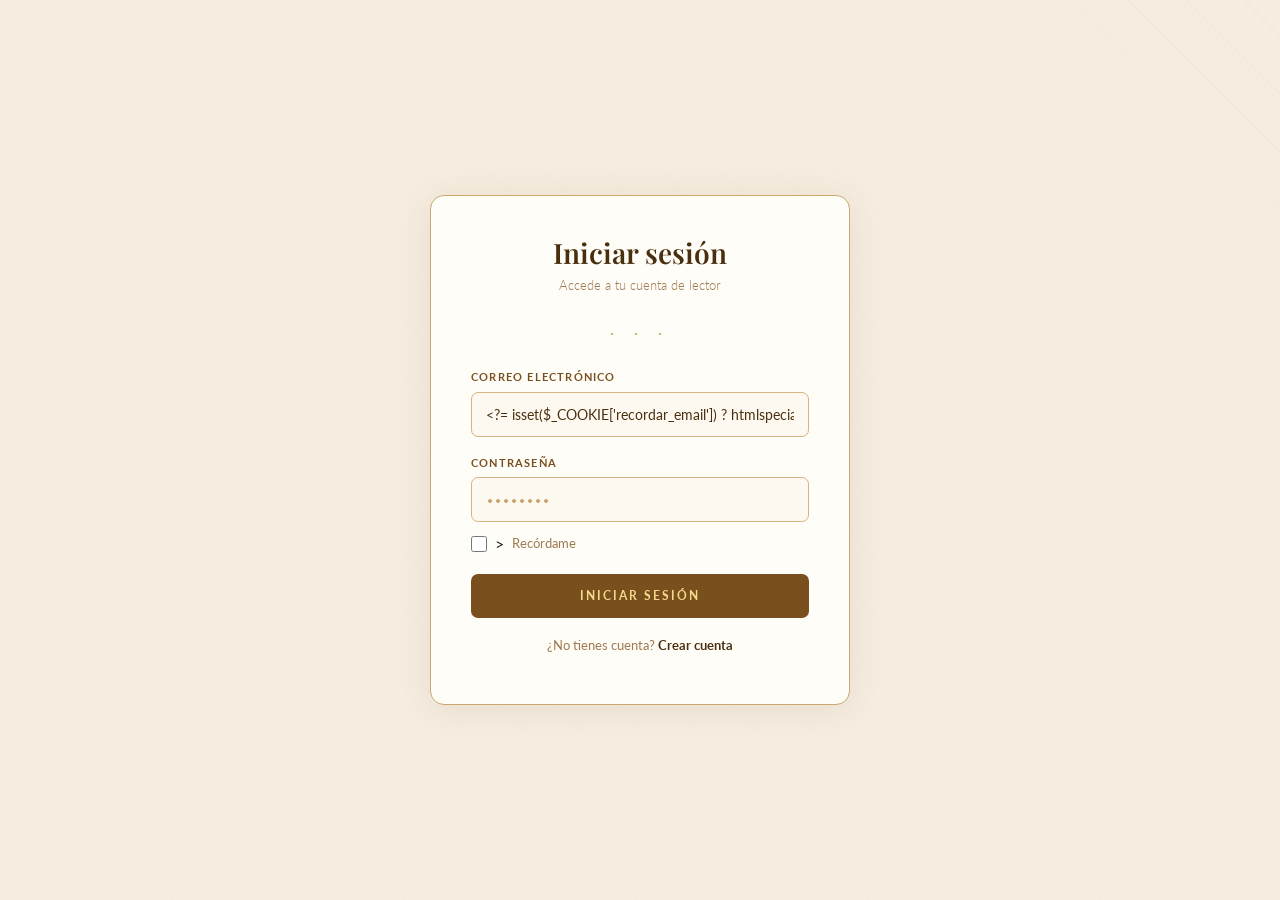
<file: index.html>
<!doctype html>
<html lang="es">
  <head>
    <meta charset="utf-8">
    <meta name="viewport" content="width=device-width, initial-scale=1">
    <title>Biblioteca — Iniciar sesión</title>
    <link href="./wwwroot/css/bootstrap.min.css" rel="stylesheet">
    <link rel="stylesheet" href="./wwwroot/css/bootstrap-icons.min.css">
    <link href="https://fonts.googleapis.com/css2?family=Playfair+Display:wght@400;600&family=Lato:wght@300;400;700&display=swap" rel="stylesheet">
    <style>
      * { box-sizing: border-box; }

      body {
        margin: 0;
        min-height: 100vh;
        background-color: #f5ede0;
        background-image: repeating-linear-gradient(
          45deg, transparent, transparent 40px,
          rgba(180,130,70,0.04) 40px, rgba(180,130,70,0.04) 41px
        );
        font-family: 'Lato', sans-serif;
        display: flex;
        align-items: center;
        justify-content: center;
        padding: 2rem 1rem;
      }

      .bib-card {
        background: #fffdf8;
        border: 1px solid #c9a96e;
        border-radius: 14px;
        padding: 2.5rem 2.5rem 2rem;
        width: 100%;
        max-width: 420px;
        box-shadow: 0 4px 32px rgba(122,79,30,0.10);
      }

      .bib-title {
        font-family: 'Playfair Display', serif;
        font-size: 28px;
        font-weight: 600;
        color: #4a2f0e;
        margin: 0 0 6px;
        text-align: center;
      }

      .bib-subtitle {
        font-size: 13px;
        color: #9e7a50;
        text-align: center;
        margin: 0 0 1.5rem;
        font-weight: 300;
      }

      .bib-ornament {
        text-align: center;
        color: #c9a96e;
        font-size: 16px;
        letter-spacing: 8px;
        margin-bottom: 1.6rem;
      }

      .bib-label {
        font-size: 11px;
        font-weight: 700;
        color: #7a4f1e;
        text-transform: uppercase;
        letter-spacing: 1.2px;
        margin-bottom: 6px;
        display: block;
      }

      .bib-input {
        width: 100%;
        border: 1px solid #d4b483;
        border-radius: 7px;
        padding: 11px 14px;
        font-size: 14px;
        font-family: 'Lato', sans-serif;
        background: #fdf8f0;
        color: #4a2f0e;
        margin-bottom: 18px;
        outline: none;
        transition: border-color 0.2s;
      }

      .bib-input:focus {
        border-color: #7a4f1e;
        background: #fffdf8;
      }

      .bib-input::placeholder { color: #c9a96e; font-weight: 300; }

      .bib-remember {
        display: flex;
        align-items: center;
        gap: 8px;
        margin-bottom: 18px;
        margin-top: -8px;
      }

      .bib-remember input[type="checkbox"] {
        width: 16px;
        height: 16px;
        accent-color: #7a4f1e;
        cursor: pointer;
      }

      .bib-remember label {
        font-size: 13px;
        color: #9e7a50;
        cursor: pointer;
        user-select: none;
      }

      .bib-btn {
        width: 100%;
        background: #7a4f1e;
        color: #f5d98a;
        border: none;
        border-radius: 7px;
        padding: 13px;
        font-size: 12px;
        font-family: 'Lato', sans-serif;
        font-weight: 700;
        letter-spacing: 2px;
        text-transform: uppercase;
        cursor: pointer;
        transition: background 0.2s;
      }

      .bib-btn:hover { background: #5c3a14; }

      .bib-footer {
        text-align: center;
        margin-top: 18px;
        font-size: 13px;
        color: #9e7a50;
      }

      .bib-footer a {
        color: #4a2f0e;
        font-weight: 700;
        text-decoration: none;
      }

      .bib-footer a:hover { text-decoration: underline; }

      .bib-error {
        background: #fdf0e8;
        border: 1px solid #e8a070;
        border-radius: 7px;
        padding: 10px 14px;
        font-size: 13px;
        color: #7a3010;
        margin-bottom: 16px;
        text-align: center;
      }
    </style>
  </head>
  <body>

    <div class="bib-card">
      <h1 class="bib-title">Iniciar sesión</h1>
      <p class="bib-subtitle">Accede a tu cuenta de lector</p>
      <div class="bib-ornament">· · ·</div>

      <form method="POST" action="login.php">

        <label class="bib-label" for="email">Correo electrónico</label>
        <input class="bib-input" type="email" id="email" name="email"
          placeholder="tu@correo.com"
          value="<?= isset($_COOKIE['recordar_email']) ? htmlspecialchars($_COOKIE['recordar_email']) : '' ?>"
          required>

        <label class="bib-label" for="pwd">Contraseña</label>
        <input class="bib-input" type="password" id="pwd" name="pwd" placeholder="••••••••" required>

        <div class="bib-remember">
          <input type="checkbox" id="recordar" name="recordar" value="1"
            <?= isset($_COOKIE['recordar_email']) ? 'checked' : '' ?>>
          <label for="recordar">Recórdame</label>
        </div>

        <button class="bib-btn" type="submit">Iniciar sesión</button>
      </form>

      <p class="bib-footer">
        ¿No tienes cuenta? <a href="registro.html">Crear cuenta</a>
      </p>
    </div>

  </body>
</html>
</file>
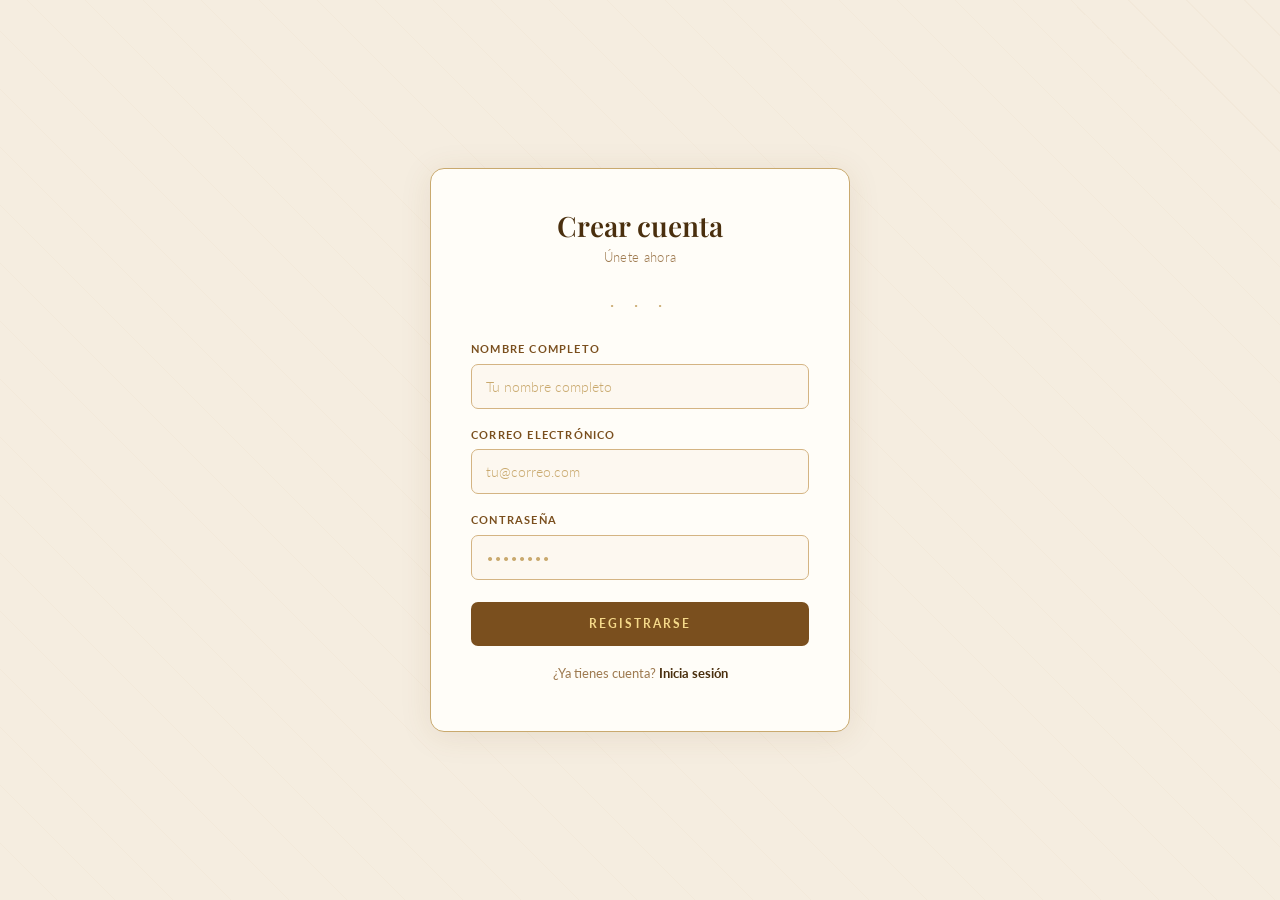
<file: registro.html>
<!doctype html>
<html lang="es">
  <head>
    <meta charset="utf-8">
    <meta name="viewport" content="width=device-width, initial-scale=1">
    <title> Biblioteca — Registro</title>
    <link href="./wwwroot/css/bootstrap.min.css" rel="stylesheet">
    <link rel="stylesheet" href="./wwwroot/css/bootstrap-icons.min.css">
    <link href="https://fonts.googleapis.com/css2?family=Playfair+Display:wght@400;600&family=Lato:wght@300;400;700&display=swap" rel="stylesheet">
    <style>
      * { box-sizing: border-box; }

      body {
        margin: 0;
        min-height: 100vh;
        background-color: #f5ede0;
        background-image: repeating-linear-gradient(
          45deg,
          transparent,
          transparent 40px,
          rgba(180,130,70,0.04) 40px,
          rgba(180,130,70,0.04) 41px
        );
        font-family: 'Lato', sans-serif;
        display: flex;
        align-items: center;
        justify-content: center;
        padding: 2rem 1rem;
      }

      .bib-card {
        background: #fffdf8;
        border: 1px solid #c9a96e;
        border-radius: 14px;
        padding: 2.5rem 2.5rem 2rem;
        width: 100%;
        max-width: 420px;
        box-shadow: 0 4px 32px rgba(122,79,30,0.10);
      }

      .bib-title {
        font-family: 'Playfair Display', serif;
        font-size: 28px;
        font-weight: 600;
        color: #4a2f0e;
        margin: 0 0 6px;
        text-align: center;
      }

      .bib-subtitle {
        font-size: 13px;
        color: #9e7a50;
        text-align: center;
        margin: 0 0 1.5rem;
        font-weight: 300;
        letter-spacing: 0.3px;
      }

      .bib-ornament {
        text-align: center;
        color: #c9a96e;
        font-size: 16px;
        letter-spacing: 8px;
        margin-bottom: 1.6rem;
      }

      .bib-label {
        font-size: 11px;
        font-weight: 700;
        color: #7a4f1e;
        text-transform: uppercase;
        letter-spacing: 1.2px;
        margin-bottom: 6px;
        display: block;
      }

      .bib-input {
        width: 100%;
        border: 1px solid #d4b483;
        border-radius: 7px;
        padding: 11px 14px;
        font-size: 14px;
        font-family: 'Lato', sans-serif;
        background: #fdf8f0;
        color: #4a2f0e;
        margin-bottom: 18px;
        outline: none;
        transition: border-color 0.2s;
      }

      .bib-input:focus {
        border-color: #7a4f1e;
        background: #fffdf8;
      }

      .bib-input::placeholder {
        color: #c9a96e;
        font-weight: 300;
      }

      .bib-btn {
        width: 100%;
        background: #7a4f1e;
        color: #f5d98a;
        border: none;
        border-radius: 7px;
        padding: 13px;
        font-size: 12px;
        font-family: 'Lato', sans-serif;
        font-weight: 700;
        letter-spacing: 2px;
        text-transform: uppercase;
        cursor: pointer;
        margin-top: 4px;
        transition: background 0.2s;
      }

      .bib-btn:hover {
        background: #5c3a14;
      }

      .bib-footer {
        text-align: center;
        margin-top: 18px;
        font-size: 13px;
        color: #9e7a50;
      }

      .bib-footer a {
        color: #4a2f0e;
        font-weight: 700;
        text-decoration: none;
      }

      .bib-footer a:hover {
        text-decoration: underline;
      }
    </style>
  </head>
  <body>

    <div class="bib-card">
      <h1 class="bib-title">Crear cuenta</h1>
      <p class="bib-subtitle">Únete ahora</p>
      <div class="bib-ornament">· · ·</div>

      <form method="POST" action="usuarios.php">
        <label class="bib-label" for="nombre">Nombre completo</label>
        <input class="bib-input" type="text" id="nombre" name="nombre" placeholder="Tu nombre completo" required>

        <label class="bib-label" for="email">Correo electrónico</label>
        <input class="bib-input" type="email" id="email" name="email" placeholder="tu@correo.com" required>

        <label class="bib-label" for="pwd">Contraseña</label>
        <input class="bib-input" type="password" id="pwd" name="pwd" placeholder="••••••••" required>

        <button class="bib-btn" type="submit">Registrarse</button>
      </form>

      <p class="bib-footer">
        ¿Ya tienes cuenta? <a href="index.php">Inicia sesión</a>
      </p>
    </div>

  </body>
</html>
</file>
